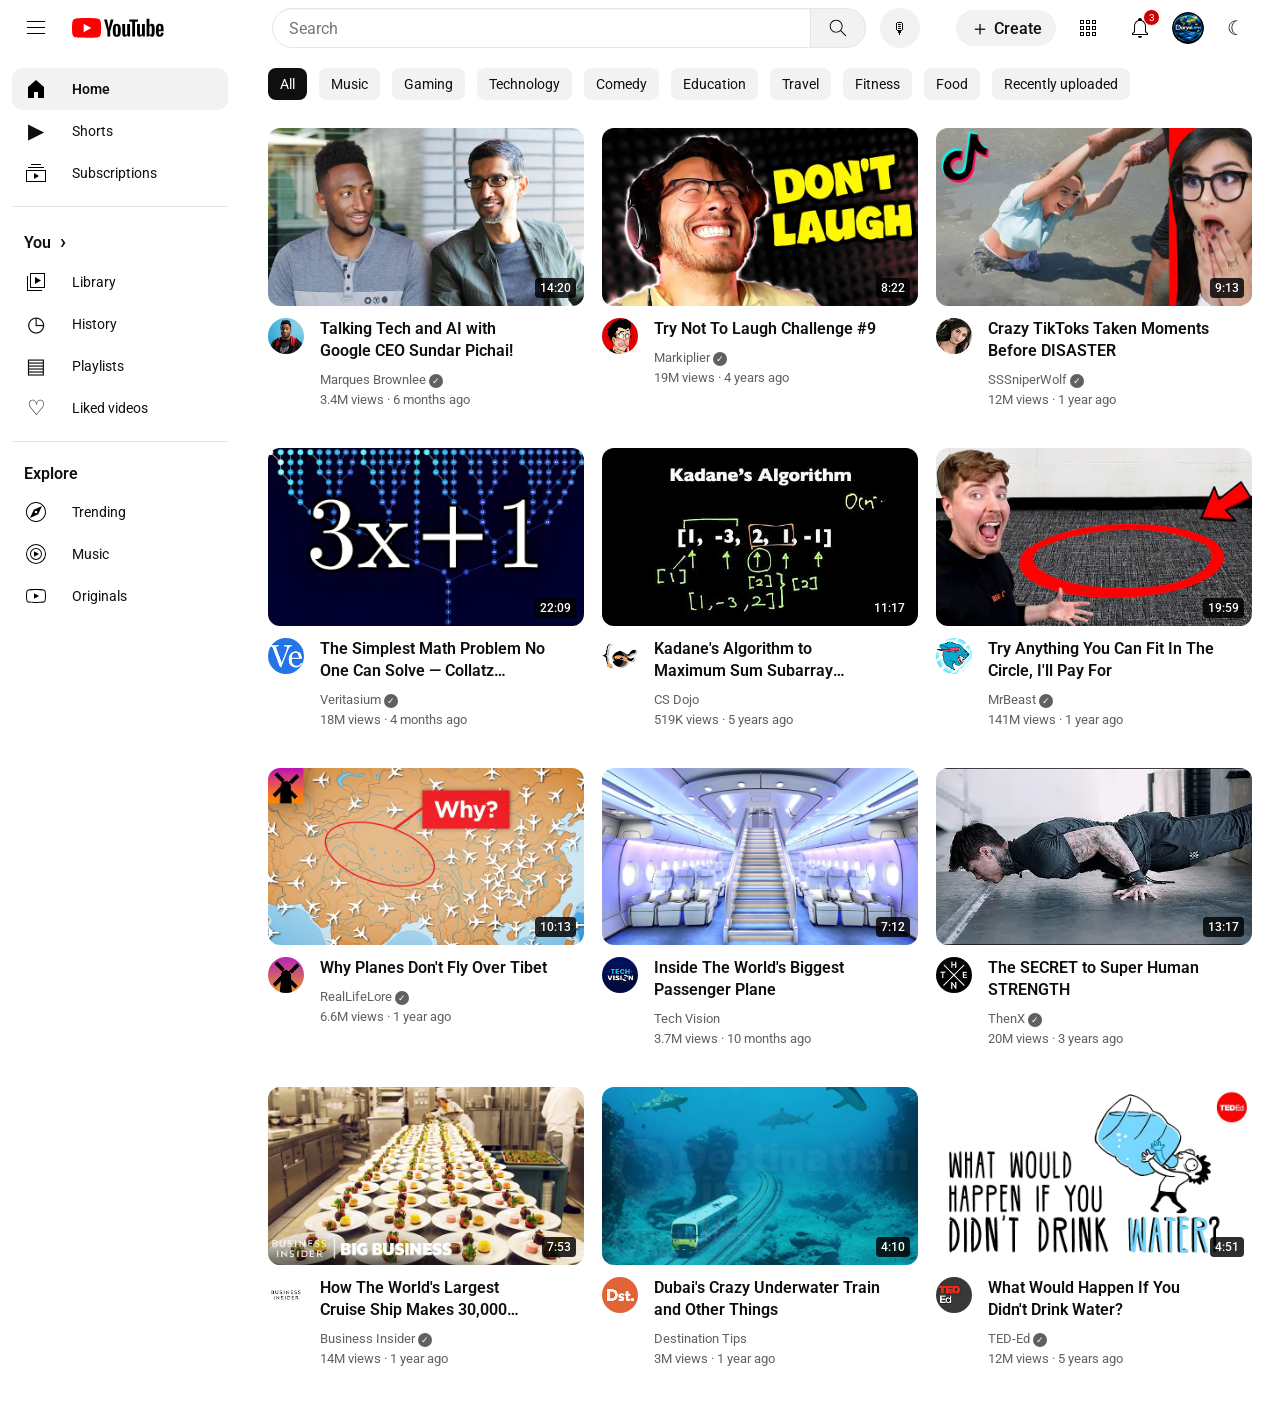
<file: index.html>
<!DOCTYPE html>
<html lang="en">
<head>
  <meta charset="UTF-8">
  <meta name="viewport" content="width=device-width, initial-scale=1.0">
  <meta name="description" content="A responsive YouTube-inspired frontend built with HTML, CSS and vanilla JavaScript.">
  <title>YouTube — Home</title>
  <link rel="preconnect" href="https://fonts.googleapis.com">
  <link rel="preconnect" href="https://fonts.gstatic.com" crossorigin>
  <link href="https://fonts.googleapis.com/css2?family=Roboto:wght@400;500;600;700&display=swap" rel="stylesheet">
  <link rel="stylesheet" href="css/general.css">
  <link rel="stylesheet" href="css/header.css">
  <link rel="stylesheet" href="css/sidebar.css">
  <link rel="stylesheet" href="css/video.css">
</head>
<body>
  <header class="header">
    <div class="left-section">
      <button class="icon-button menu-button" id="menuButton" aria-label="Toggle menu"><img src="assets/icons/hamburger-menu.svg" alt=""></button>
      <a class="youtube-logo" href="index.html" aria-label="YouTube home"><img src="assets/icons/youtube-logo.svg" alt="YouTube"></a>
    </div>
    <form class="middle-section search-form" action="search.html" method="get">
      <input class="search-bar" type="search" name="q" placeholder="Search" aria-label="Search">
      <button class="search-button" type="submit" aria-label="Search"><img src="assets/icons/search.svg" alt=""></button>
      <button class="voice-search-button" type="button" aria-label="Search with your voice" title="Search with your voice">🎙</button>
    </form>
    <div class="right-section">
      <button class="create-button" type="button" title="Create"><span>＋</span> Create</button>
      <button class="icon-button apps-button" type="button" aria-label="YouTube apps"><img src="assets/icons/youtube-apps.svg" alt=""></button>
      <button class="icon-button notification-button" type="button" aria-label="Notifications"><img src="assets/icons/notifications.svg" alt=""><span class="notification-count">3</span></button>
      <button class="profile-button" type="button" aria-label="Your account"><img src="assets/channels/daryalens-profile.png" alt="Profile"></button>
      <button class="icon-button theme-button" id="themeButton" type="button" aria-label="Switch theme" title="Switch theme">☾</button>
    </div>
  </header>

  <aside class="sidebar" id="sidebar">
    <a class="sidebar-link active" href="index.html"><img src="assets/icons/home.svg" alt=""><span>Home</span></a>
    <a class="sidebar-link" href="shorts.html"><span class="nav-symbol">▶</span><span>Shorts</span></a>
    <a class="sidebar-link" href="subscriptions.html"><img src="assets/icons/subscriptions.svg" alt=""><span>Subscriptions</span></a>
    <div class="sidebar-divider"></div>
    <div class="sidebar-heading">You <span>›</span></div>
    <a class="sidebar-link" href="library.html"><img src="assets/icons/library.svg" alt=""><span>Library</span></a>
    <a class="sidebar-link" href="library.html#history"><span class="nav-symbol">◷</span><span>History</span></a>
    <a class="sidebar-link" href="library.html#playlists"><span class="nav-symbol">▤</span><span>Playlists</span></a>
    <a class="sidebar-link" href="library.html#liked"><span class="nav-symbol">♡</span><span>Liked videos</span></a>
    <div class="sidebar-divider"></div>
    <div class="sidebar-heading">Explore</div>
    <a class="sidebar-link" href="search.html?q=trending"><img src="assets/icons/explore.svg" alt=""><span>Trending</span></a>
    <a class="sidebar-link" href="search.html?q=music"><img src="assets/icons/youtube-music.svg" alt=""><span>Music</span></a>
    <a class="sidebar-link" href="search.html?q=originals"><img src="assets/icons/originals.svg" alt=""><span>Originals</span></a>
  </aside>

  <main class="page-content">
    <nav class="category-bar" aria-label="Video categories">
      <button class="category-chip selected" data-category="all">All</button>
      <button class="category-chip" data-category="music">Music</button>
      <button class="category-chip" data-category="gaming">Gaming</button>
      <button class="category-chip" data-category="technology">Technology</button>
      <button class="category-chip" data-category="comedy">Comedy</button>
      <button class="category-chip" data-category="education">Education</button>
      <button class="category-chip" data-category="travel">Travel</button>
      <button class="category-chip" data-category="fitness">Fitness</button>
      <button class="category-chip" data-category="food">Food</button>
      <button class="category-chip" data-category="recent">Recently uploaded</button>
    </nav>

    <section class="video-grid" aria-label="Recommended videos">
      <article class="video-preview" data-category="technology">
        <a class="thumbnail-row" href="watch.html?video=1"><img class="thumbnail" src="assets/thumbnails/thumbnail-1.webp" alt="Talking tech and AI"><span class="video-time">14:20</span></a>
        <div class="video-info-grid"><a class="channel-picture" href="watch.html?video=1"><img class="profile-picture" src="assets/channels/channel-1.jpeg" alt="Marques Brownlee"></a><div class="video-info"><a class="video-title-link" href="watch.html?video=1"><h2 class="video-title">Talking Tech and AI with Google CEO Sundar Pichai!</h2></a><p class="video-author">Marques Brownlee <span class="verified">✓</span></p><p class="video-stats">3.4M views · 6 months ago</p></div><button class="more-button" aria-label="More options">⋮</button></div>
      </article>
      <article class="video-preview" data-category="comedy">
        <a class="thumbnail-row" href="watch.html?video=2"><img class="thumbnail" src="assets/thumbnails/thumbnail-2.webp" alt="Try not to laugh challenge"><span class="video-time">8:22</span></a>
        <div class="video-info-grid"><a class="channel-picture" href="watch.html?video=2"><img class="profile-picture" src="assets/channels/channel-2.jpeg" alt="Markiplier"></a><div class="video-info"><a class="video-title-link" href="watch.html?video=2"><h2 class="video-title">Try Not To Laugh Challenge #9</h2></a><p class="video-author">Markiplier <span class="verified">✓</span></p><p class="video-stats">19M views · 4 years ago</p></div><button class="more-button" aria-label="More options">⋮</button></div>
      </article>
      <article class="video-preview" data-category="comedy">
        <a class="thumbnail-row" href="watch.html?video=3"><img class="thumbnail" src="assets/thumbnails/thumbnail-3.webp" alt="Funny TikTok moments"><span class="video-time">9:13</span></a>
        <div class="video-info-grid"><a class="channel-picture" href="watch.html?video=3"><img class="profile-picture" src="assets/channels/channel-3.jpeg" alt="SSSniperWolf"></a><div class="video-info"><a class="video-title-link" href="watch.html?video=3"><h2 class="video-title">Crazy TikToks Taken Moments Before DISASTER</h2></a><p class="video-author">SSSniperWolf <span class="verified">✓</span></p><p class="video-stats">12M views · 1 year ago</p></div><button class="more-button" aria-label="More options">⋮</button></div>
      </article>
      <article class="video-preview" data-category="education">
        <a class="thumbnail-row" href="watch.html?video=4"><img class="thumbnail" src="assets/thumbnails/thumbnail-4.webp" alt="Collatz conjecture"><span class="video-time">22:09</span></a>
        <div class="video-info-grid"><a class="channel-picture" href="watch.html?video=4"><img class="profile-picture" src="assets/channels/channel-4.jpeg" alt="Veritasium"></a><div class="video-info"><a class="video-title-link" href="watch.html?video=4"><h2 class="video-title">The Simplest Math Problem No One Can Solve — Collatz Conjecture</h2></a><p class="video-author">Veritasium <span class="verified">✓</span></p><p class="video-stats">18M views · 4 months ago</p></div><button class="more-button" aria-label="More options">⋮</button></div>
      </article>
      <article class="video-preview" data-category="education">
        <a class="thumbnail-row" href="watch.html?video=5"><img class="thumbnail" src="assets/thumbnails/thumbnail-5.webp" alt="Kadane's algorithm"><span class="video-time">11:17</span></a>
        <div class="video-info-grid"><a class="channel-picture" href="watch.html?video=5"><img class="profile-picture" src="assets/channels/channel-5.jpeg" alt="CS Dojo"></a><div class="video-info"><a class="video-title-link" href="watch.html?video=5"><h2 class="video-title">Kadane's Algorithm to Maximum Sum Subarray Problem</h2></a><p class="video-author">CS Dojo</p><p class="video-stats">519K views · 5 years ago</p></div><button class="more-button" aria-label="More options">⋮</button></div>
      </article>
      <article class="video-preview" data-category="gaming">
        <a class="thumbnail-row" href="watch.html?video=6"><img class="thumbnail" src="assets/thumbnails/thumbnail-6.webp" alt="MrBeast challenge"><span class="video-time">19:59</span></a>
        <div class="video-info-grid"><a class="channel-picture" href="watch.html?video=6"><img class="profile-picture" src="assets/channels/channel-6.jpeg" alt="MrBeast"></a><div class="video-info"><a class="video-title-link" href="watch.html?video=6"><h2 class="video-title">Try Anything You Can Fit In The Circle, I'll Pay For</h2></a><p class="video-author">MrBeast <span class="verified">✓</span></p><p class="video-stats">141M views · 1 year ago</p></div><button class="more-button" aria-label="More options">⋮</button></div>
      </article>
      <article class="video-preview" data-category="travel">
        <a class="thumbnail-row" href="watch.html?video=7"><img class="thumbnail" src="assets/thumbnails/thumbnail-7.webp" alt="Why planes don't fly over Tibet"><span class="video-time">10:13</span></a>
        <div class="video-info-grid"><a class="channel-picture" href="watch.html?video=7"><img class="profile-picture" src="assets/channels/channel-7.jpeg" alt="RealLifeLore"></a><div class="video-info"><a class="video-title-link" href="watch.html?video=7"><h2 class="video-title">Why Planes Don't Fly Over Tibet</h2></a><p class="video-author">RealLifeLore <span class="verified">✓</span></p><p class="video-stats">6.6M views · 1 year ago</p></div><button class="more-button" aria-label="More options">⋮</button></div>
      </article>
      <article class="video-preview" data-category="technology">
        <a class="thumbnail-row" href="watch.html?video=8"><img class="thumbnail" src="assets/thumbnails/thumbnail-8.webp" alt="Inside the world's biggest passenger plane"><span class="video-time">7:12</span></a>
        <div class="video-info-grid"><a class="channel-picture" href="watch.html?video=8"><img class="profile-picture" src="assets/channels/channel-8.jpeg" alt="Tech Vision"></a><div class="video-info"><a class="video-title-link" href="watch.html?video=8"><h2 class="video-title">Inside The World's Biggest Passenger Plane</h2></a><p class="video-author">Tech Vision</p><p class="video-stats">3.7M views · 10 months ago</p></div><button class="more-button" aria-label="More options">⋮</button></div>
      </article>
      <article class="video-preview" data-category="fitness">
        <a class="thumbnail-row" href="watch.html?video=9"><img class="thumbnail" src="assets/thumbnails/thumbnail-9.webp" alt="Superhuman strength"><span class="video-time">13:17</span></a>
        <div class="video-info-grid"><a class="channel-picture" href="watch.html?video=9"><img class="profile-picture" src="assets/channels/channel-9.jpeg" alt="ThenX"></a><div class="video-info"><a class="video-title-link" href="watch.html?video=9"><h2 class="video-title">The SECRET to Super Human STRENGTH</h2></a><p class="video-author">ThenX <span class="verified">✓</span></p><p class="video-stats">20M views · 3 years ago</p></div><button class="more-button" aria-label="More options">⋮</button></div>
      </article>
      <article class="video-preview" data-category="food">
        <a class="thumbnail-row" href="watch.html?video=10"><img class="thumbnail" src="assets/thumbnails/thumbnail-10.webp" alt="Largest cruise ship kitchen"><span class="video-time">7:53</span></a>
        <div class="video-info-grid"><a class="channel-picture" href="watch.html?video=10"><img class="profile-picture" src="assets/channels/channel-10.jpeg" alt="Business Insider"></a><div class="video-info"><a class="video-title-link" href="watch.html?video=10"><h2 class="video-title">How The World's Largest Cruise Ship Makes 30,000 Meals Every...</h2></a><p class="video-author">Business Insider <span class="verified">✓</span></p><p class="video-stats">14M views · 1 year ago</p></div><button class="more-button" aria-label="More options">⋮</button></div>
      </article>
      <article class="video-preview" data-category="travel">
        <a class="thumbnail-row" href="watch.html?video=11"><img class="thumbnail" src="assets/thumbnails/thumbnail-11.webp" alt="Dubai underwater train"><span class="video-time">4:10</span></a>
        <div class="video-info-grid"><a class="channel-picture" href="watch.html?video=11"><img class="profile-picture" src="assets/channels/channel-11.jpeg" alt="Destination Tips"></a><div class="video-info"><a class="video-title-link" href="watch.html?video=11"><h2 class="video-title">Dubai's Crazy Underwater Train and Other Things</h2></a><p class="video-author">Destination Tips</p><p class="video-stats">3M views · 1 year ago</p></div><button class="more-button" aria-label="More options">⋮</button></div>
      </article>
      <article class="video-preview" data-category="education">
        <a class="thumbnail-row" href="watch.html?video=12"><img class="thumbnail" src="assets/thumbnails/thumbnail-12.webp" alt="What happens if you don't drink water"><span class="video-time">4:51</span></a>
        <div class="video-info-grid"><a class="channel-picture" href="watch.html?video=12"><img class="profile-picture" src="assets/channels/channel-12.jpeg" alt="TED-Ed"></a><div class="video-info"><a class="video-title-link" href="watch.html?video=12"><h2 class="video-title">What Would Happen If You Didn't Drink Water?</h2></a><p class="video-author">TED-Ed <span class="verified">✓</span></p><p class="video-stats">12M views · 5 years ago</p></div><button class="more-button" aria-label="More options">⋮</button></div>
      </article>
    </section>
    <p class="no-results" id="noResults" hidden>No videos in this category yet.</p>
  </main>
  <script src="js/main.js"></script>
</body>
</html>
</file>
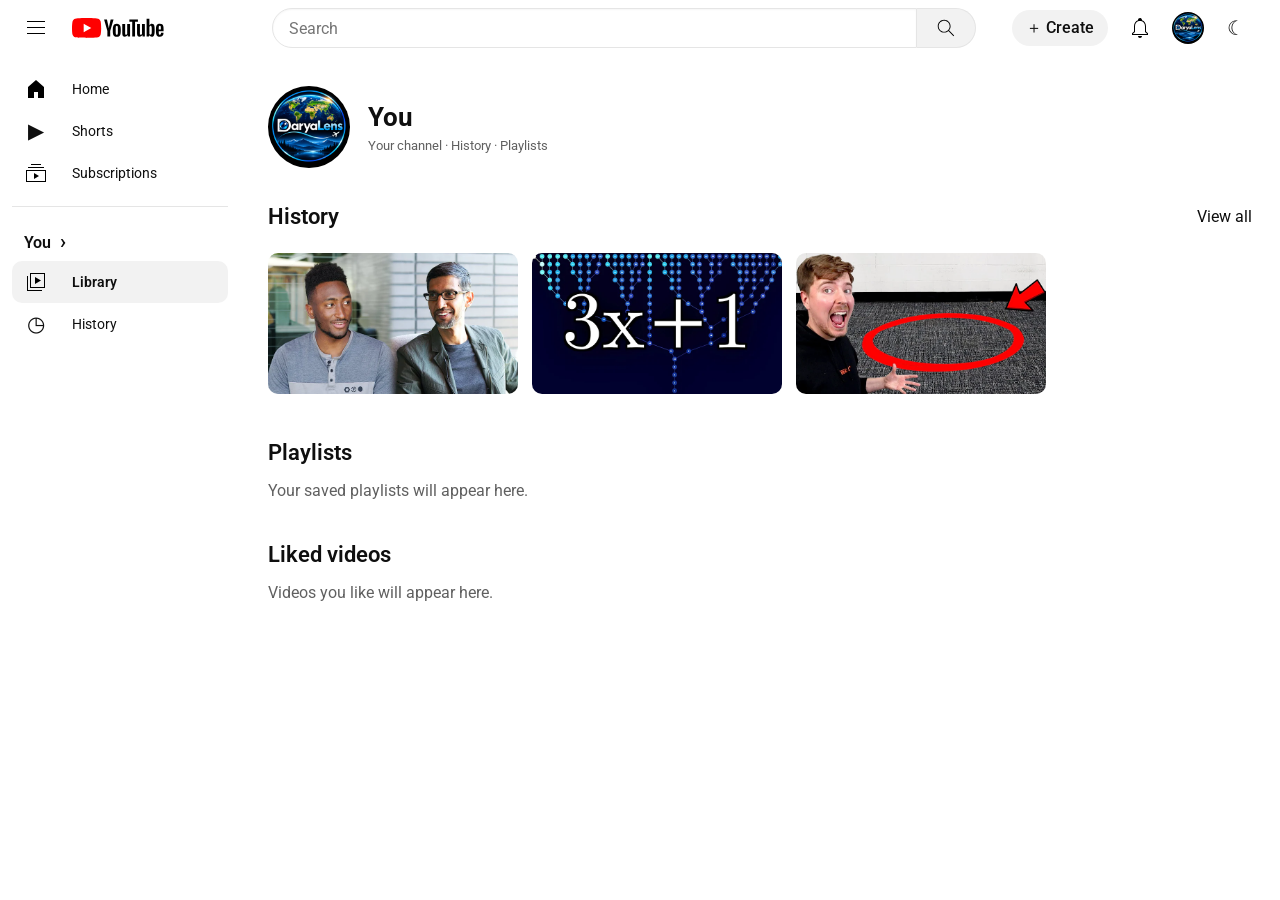
<file: library.html>
<!DOCTYPE html><html lang="en"><head><meta charset="UTF-8"><meta name="viewport" content="width=device-width, initial-scale=1.0"><title>You — YouTube</title><link rel="preconnect" href="https://fonts.googleapis.com"><link rel="preconnect" href="https://fonts.gstatic.com" crossorigin><link href="https://fonts.googleapis.com/css2?family=Roboto:wght@400;500;600;700&display=swap" rel="stylesheet"><link rel="stylesheet" href="css/general.css"><link rel="stylesheet" href="css/header.css"><link rel="stylesheet" href="css/sidebar.css"><link rel="stylesheet" href="css/video.css"></head><body>
<header class="header"><div class="left-section"><button class="icon-button menu-button" id="menuButton" aria-label="Toggle menu"><img src="assets/icons/hamburger-menu.svg" alt=""></button><a class="youtube-logo" href="index.html"><img src="assets/icons/youtube-logo.svg" alt="YouTube"></a></div><form class="middle-section search-form" action="search.html"><input class="search-bar" name="q" placeholder="Search"><button class="search-button"><img src="assets/icons/search.svg" alt=""></button></form><div class="right-section"><button class="create-button">＋ Create</button><button class="icon-button"><img src="assets/icons/notifications.svg" alt="Notifications"></button><img class="profile-image" src="assets/channels/daryalens-profile.png" alt="Profile"><button class="icon-button theme-button" id="themeButton">☾</button></div></header>
<aside class="sidebar" id="sidebar"><a class="sidebar-link" href="index.html"><img src="assets/icons/home.svg" alt=""><span>Home</span></a><a class="sidebar-link" href="shorts.html"><span class="nav-symbol">▶</span><span>Shorts</span></a><a class="sidebar-link" href="subscriptions.html"><img src="assets/icons/subscriptions.svg" alt=""><span>Subscriptions</span></a><div class="sidebar-divider"></div><div class="sidebar-heading">You <span>›</span></div><a class="sidebar-link active" href="library.html"><img src="assets/icons/library.svg" alt=""><span>Library</span></a><a class="sidebar-link" href="#history"><span class="nav-symbol">◷</span><span>History</span></a></aside>
<main class="page-content library-page"><div class="library-profile"><img src="assets/channels/daryalens-profile.png" alt="Your profile"><div><h1>You</h1><p>Your channel · History · Playlists</p></div></div><section id="history"><div class="page-heading-row"><h2>History</h2><a href="search.html?q=history">View all</a></div><div class="history-row"><a href="watch.html?video=1"><img src="assets/thumbnails/thumbnail-1.webp" alt=""></a><a href="watch.html?video=4"><img src="assets/thumbnails/thumbnail-4.webp" alt=""></a><a href="watch.html?video=6"><img src="assets/thumbnails/thumbnail-6.webp" alt=""></a></div></section><section id="playlists"><h2>Playlists</h2><p class="muted-text">Your saved playlists will appear here.</p></section><section id="liked"><h2>Liked videos</h2><p class="muted-text">Videos you like will appear here.</p></section></main><script src="js/main.js"></script></body></html>
</file>
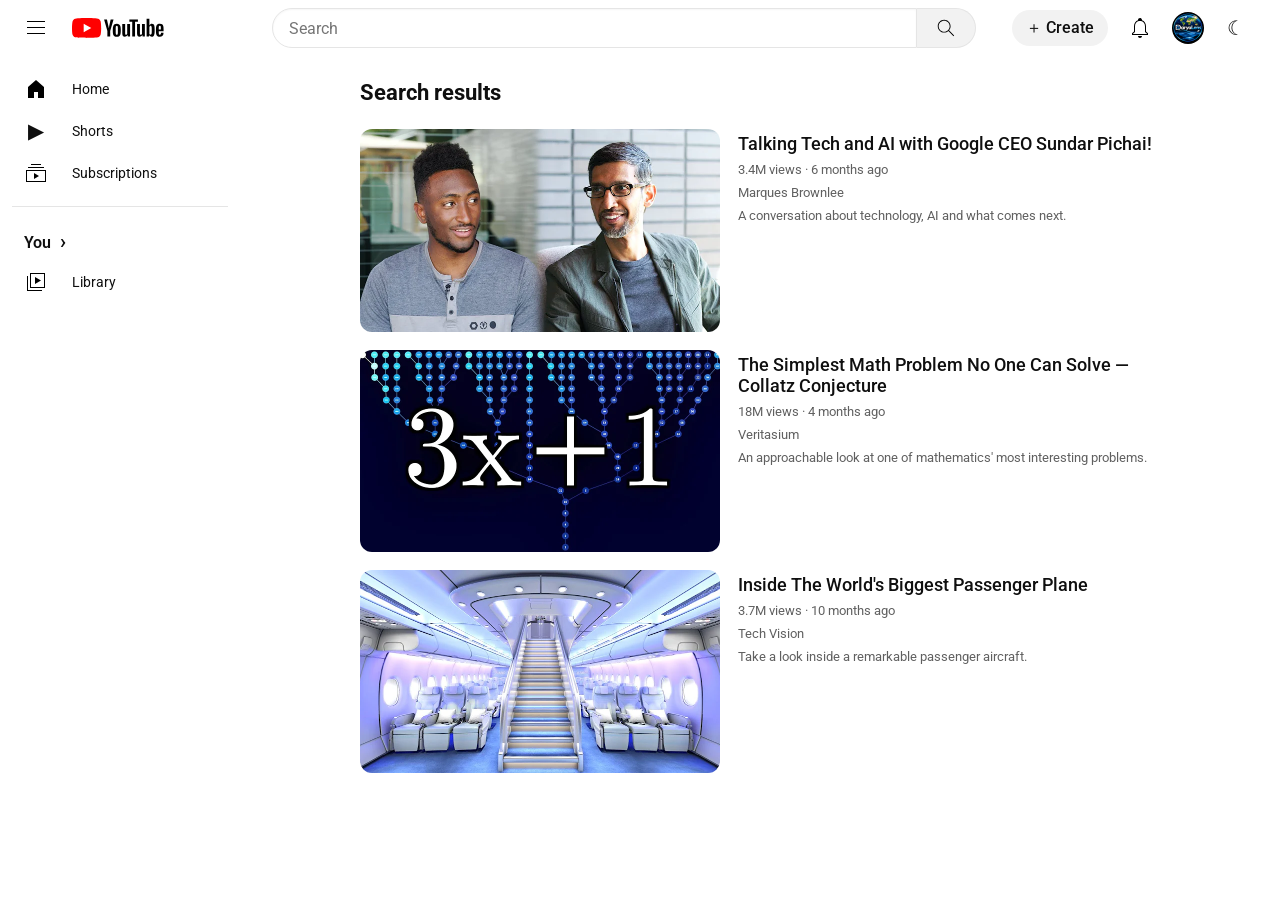
<file: search.html>
<!DOCTYPE html>
<html lang="en"><head><meta charset="UTF-8"><meta name="viewport" content="width=device-width, initial-scale=1.0"><title>Search — YouTube</title><link rel="preconnect" href="https://fonts.googleapis.com"><link rel="preconnect" href="https://fonts.gstatic.com" crossorigin><link href="https://fonts.googleapis.com/css2?family=Roboto:wght@400;500;600;700&display=swap" rel="stylesheet"><link rel="stylesheet" href="css/general.css"><link rel="stylesheet" href="css/header.css"><link rel="stylesheet" href="css/sidebar.css"><link rel="stylesheet" href="css/video.css"></head>
<body><header class="header"><div class="left-section"><button class="icon-button menu-button" id="menuButton" aria-label="Toggle menu"><img src="assets/icons/hamburger-menu.svg" alt=""></button><a class="youtube-logo" href="index.html"><img src="assets/icons/youtube-logo.svg" alt="YouTube"></a></div><form class="middle-section search-form" action="search.html"><input class="search-bar" id="searchInput" type="search" name="q" placeholder="Search"><button class="search-button" type="submit"><img src="assets/icons/search.svg" alt=""></button></form><div class="right-section"><button class="create-button">＋ Create</button><button class="icon-button"><img src="assets/icons/notifications.svg" alt="Notifications"></button><img class="profile-image" src="assets/channels/daryalens-profile.png" alt="Profile"><button class="icon-button theme-button" id="themeButton">☾</button></div></header>
<aside class="sidebar" id="sidebar"><a class="sidebar-link" href="index.html"><img src="assets/icons/home.svg" alt=""><span>Home</span></a><a class="sidebar-link" href="shorts.html"><span class="nav-symbol">▶</span><span>Shorts</span></a><a class="sidebar-link" href="subscriptions.html"><img src="assets/icons/subscriptions.svg" alt=""><span>Subscriptions</span></a><div class="sidebar-divider"></div><div class="sidebar-heading">You <span>›</span></div><a class="sidebar-link" href="library.html"><img src="assets/icons/library.svg" alt=""><span>Library</span></a></aside>
<main class="search-page"><div class="search-heading"><h1>Search results</h1><span id="searchTerm"></span></div><div class="search-results">
<a class="search-result" href="watch.html?video=1"><img src="assets/thumbnails/thumbnail-1.webp" alt=""><span><strong>Talking Tech and AI with Google CEO Sundar Pichai!</strong><small>3.4M views · 6 months ago</small><small>Marques Brownlee</small><small>A conversation about technology, AI and what comes next.</small></span></a>
<a class="search-result" href="watch.html?video=4"><img src="assets/thumbnails/thumbnail-4.webp" alt=""><span><strong>The Simplest Math Problem No One Can Solve — Collatz Conjecture</strong><small>18M views · 4 months ago</small><small>Veritasium</small><small>An approachable look at one of mathematics' most interesting problems.</small></span></a>
<a class="search-result" href="watch.html?video=8"><img src="assets/thumbnails/thumbnail-8.webp" alt=""><span><strong>Inside The World's Biggest Passenger Plane</strong><small>3.7M views · 10 months ago</small><small>Tech Vision</small><small>Take a look inside a remarkable passenger aircraft.</small></span></a>
</div></main><script src="js/main.js"></script></body></html>
</file>
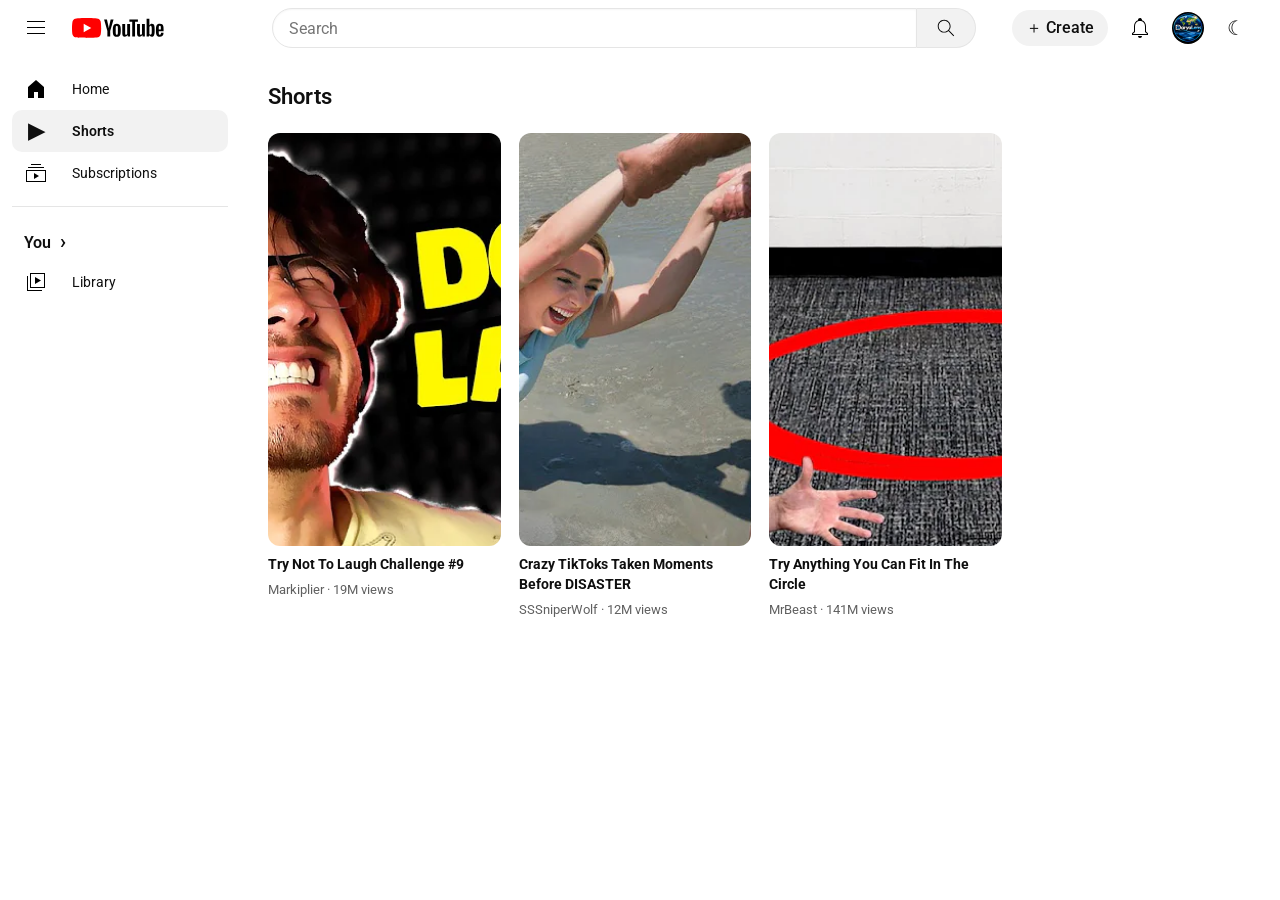
<file: shorts.html>
<!DOCTYPE html><html lang="en"><head><meta charset="UTF-8"><meta name="viewport" content="width=device-width, initial-scale=1.0"><title>Shorts — YouTube</title><link rel="preconnect" href="https://fonts.googleapis.com"><link rel="preconnect" href="https://fonts.gstatic.com" crossorigin><link href="https://fonts.googleapis.com/css2?family=Roboto:wght@400;500;600;700&display=swap" rel="stylesheet"><link rel="stylesheet" href="css/general.css"><link rel="stylesheet" href="css/header.css"><link rel="stylesheet" href="css/sidebar.css"><link rel="stylesheet" href="css/video.css"></head><body>
<header class="header"><div class="left-section"><button class="icon-button menu-button" id="menuButton" aria-label="Toggle menu"><img src="assets/icons/hamburger-menu.svg" alt=""></button><a class="youtube-logo" href="index.html"><img src="assets/icons/youtube-logo.svg" alt="YouTube"></a></div><form class="middle-section search-form" action="search.html"><input class="search-bar" name="q" placeholder="Search"><button class="search-button"><img src="assets/icons/search.svg" alt=""></button></form><div class="right-section"><button class="create-button">＋ Create</button><button class="icon-button"><img src="assets/icons/notifications.svg" alt="Notifications"></button><img class="profile-image" src="assets/channels/daryalens-profile.png" alt="Profile"><button class="icon-button theme-button" id="themeButton">☾</button></div></header>
<aside class="sidebar" id="sidebar"><a class="sidebar-link" href="index.html"><img src="assets/icons/home.svg" alt=""><span>Home</span></a><a class="sidebar-link active" href="shorts.html"><span class="nav-symbol">▶</span><span>Shorts</span></a><a class="sidebar-link" href="subscriptions.html"><img src="assets/icons/subscriptions.svg" alt=""><span>Subscriptions</span></a><div class="sidebar-divider"></div><div class="sidebar-heading">You <span>›</span></div><a class="sidebar-link" href="library.html"><img src="assets/icons/library.svg" alt=""><span>Library</span></a></aside>
<main class="page-content"><div class="page-heading-row"><h1>Shorts</h1></div><section class="shorts-grid"><a class="short-card" href="watch.html?video=2"><img src="assets/thumbnails/thumbnail-2.webp" alt=""><strong>Try Not To Laugh Challenge #9</strong><small>Markiplier · 19M views</small></a><a class="short-card" href="watch.html?video=3"><img src="assets/thumbnails/thumbnail-3.webp" alt=""><strong>Crazy TikToks Taken Moments Before DISASTER</strong><small>SSSniperWolf · 12M views</small></a><a class="short-card" href="watch.html?video=6"><img src="assets/thumbnails/thumbnail-6.webp" alt=""><strong>Try Anything You Can Fit In The Circle</strong><small>MrBeast · 141M views</small></a></section></main><script src="js/main.js"></script></body></html>
</file>
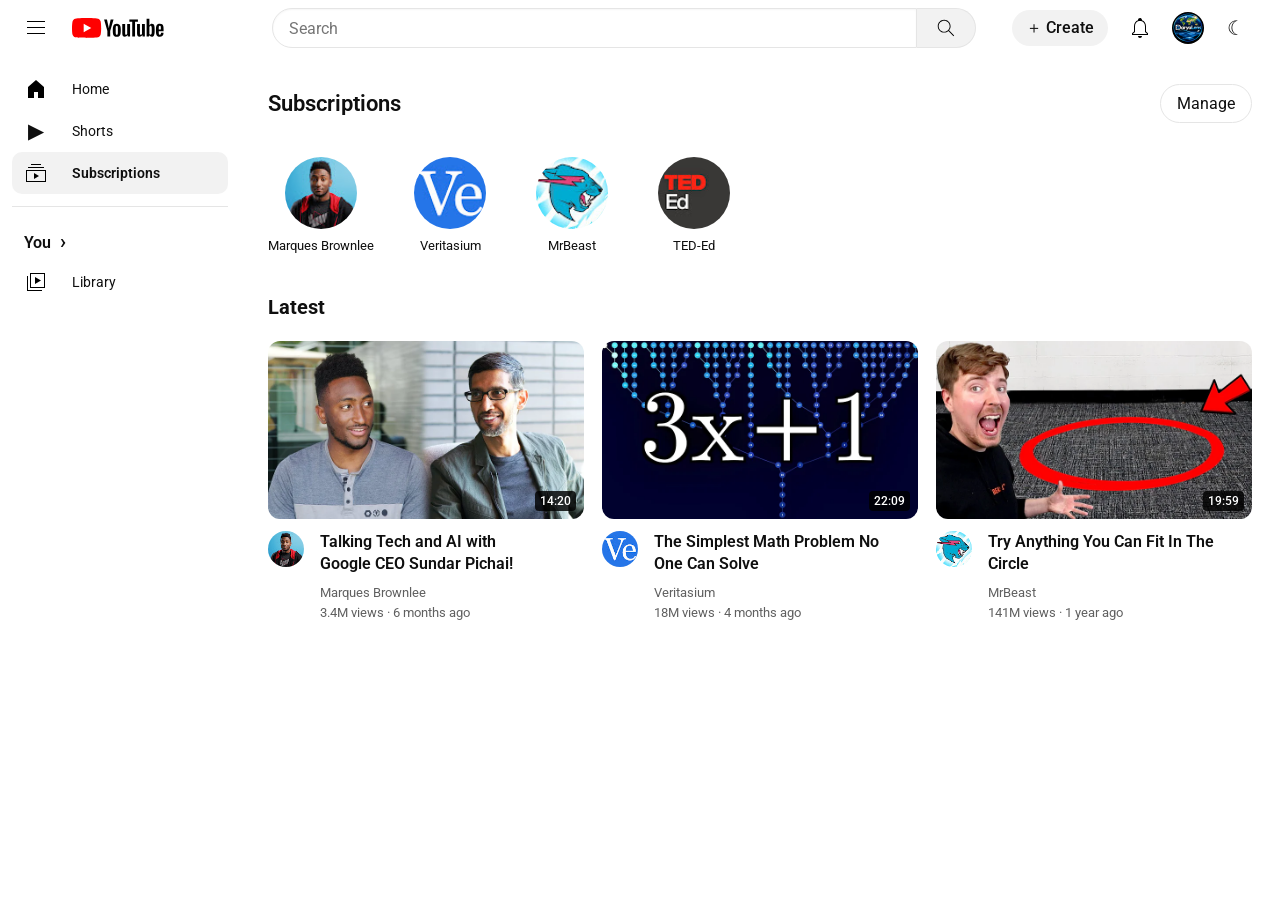
<file: subscriptions.html>
<!DOCTYPE html><html lang="en"><head><meta charset="UTF-8"><meta name="viewport" content="width=device-width, initial-scale=1.0"><title>Subscriptions — YouTube</title><link rel="preconnect" href="https://fonts.googleapis.com"><link rel="preconnect" href="https://fonts.gstatic.com" crossorigin><link href="https://fonts.googleapis.com/css2?family=Roboto:wght@400;500;600;700&display=swap" rel="stylesheet"><link rel="stylesheet" href="css/general.css"><link rel="stylesheet" href="css/header.css"><link rel="stylesheet" href="css/sidebar.css"><link rel="stylesheet" href="css/video.css"></head><body>
<header class="header"><div class="left-section"><button class="icon-button menu-button" id="menuButton" aria-label="Toggle menu"><img src="assets/icons/hamburger-menu.svg" alt=""></button><a class="youtube-logo" href="index.html"><img src="assets/icons/youtube-logo.svg" alt="YouTube"></a></div><form class="middle-section search-form" action="search.html"><input class="search-bar" name="q" placeholder="Search"><button class="search-button"><img src="assets/icons/search.svg" alt=""></button></form><div class="right-section"><button class="create-button">＋ Create</button><button class="icon-button"><img src="assets/icons/notifications.svg" alt="Notifications"></button><img class="profile-image" src="assets/channels/daryalens-profile.png" alt="Profile"><button class="icon-button theme-button" id="themeButton">☾</button></div></header>
<aside class="sidebar" id="sidebar"><a class="sidebar-link" href="index.html"><img src="assets/icons/home.svg" alt=""><span>Home</span></a><a class="sidebar-link" href="shorts.html"><span class="nav-symbol">▶</span><span>Shorts</span></a><a class="sidebar-link active" href="subscriptions.html"><img src="assets/icons/subscriptions.svg" alt=""><span>Subscriptions</span></a><div class="sidebar-divider"></div><div class="sidebar-heading">You <span>›</span></div><a class="sidebar-link" href="library.html"><img src="assets/icons/library.svg" alt=""><span>Library</span></a></aside>
<main class="page-content"><div class="page-heading-row"><h1>Subscriptions</h1><button class="outline-button">Manage</button></div><div class="channel-strip"><div><img src="assets/channels/channel-1.jpeg" alt=""><span>Marques Brownlee</span></div><div><img src="assets/channels/channel-4.jpeg" alt=""><span>Veritasium</span></div><div><img src="assets/channels/channel-6.jpeg" alt=""><span>MrBeast</span></div><div><img src="assets/channels/channel-12.jpeg" alt=""><span>TED-Ed</span></div></div><h2 class="section-title">Latest</h2><section class="video-grid"><article class="video-preview"><a class="thumbnail-row" href="watch.html?video=1"><img class="thumbnail" src="assets/thumbnails/thumbnail-1.webp" alt=""><span class="video-time">14:20</span></a><div class="video-info-grid"><img class="profile-picture" src="assets/channels/channel-1.jpeg" alt=""><div><a class="video-title-link" href="watch.html?video=1"><h2 class="video-title">Talking Tech and AI with Google CEO Sundar Pichai!</h2></a><p class="video-author">Marques Brownlee</p><p class="video-stats">3.4M views · 6 months ago</p></div></div></article><article class="video-preview"><a class="thumbnail-row" href="watch.html?video=4"><img class="thumbnail" src="assets/thumbnails/thumbnail-4.webp" alt=""><span class="video-time">22:09</span></a><div class="video-info-grid"><img class="profile-picture" src="assets/channels/channel-4.jpeg" alt=""><div><a class="video-title-link" href="watch.html?video=4"><h2 class="video-title">The Simplest Math Problem No One Can Solve</h2></a><p class="video-author">Veritasium</p><p class="video-stats">18M views · 4 months ago</p></div></div></article><article class="video-preview"><a class="thumbnail-row" href="watch.html?video=6"><img class="thumbnail" src="assets/thumbnails/thumbnail-6.webp" alt=""><span class="video-time">19:59</span></a><div class="video-info-grid"><img class="profile-picture" src="assets/channels/channel-6.jpeg" alt=""><div><a class="video-title-link" href="watch.html?video=6"><h2 class="video-title">Try Anything You Can Fit In The Circle</h2></a><p class="video-author">MrBeast</p><p class="video-stats">141M views · 1 year ago</p></div></div></article></section></main><script src="js/main.js"></script></body></html>
</file>
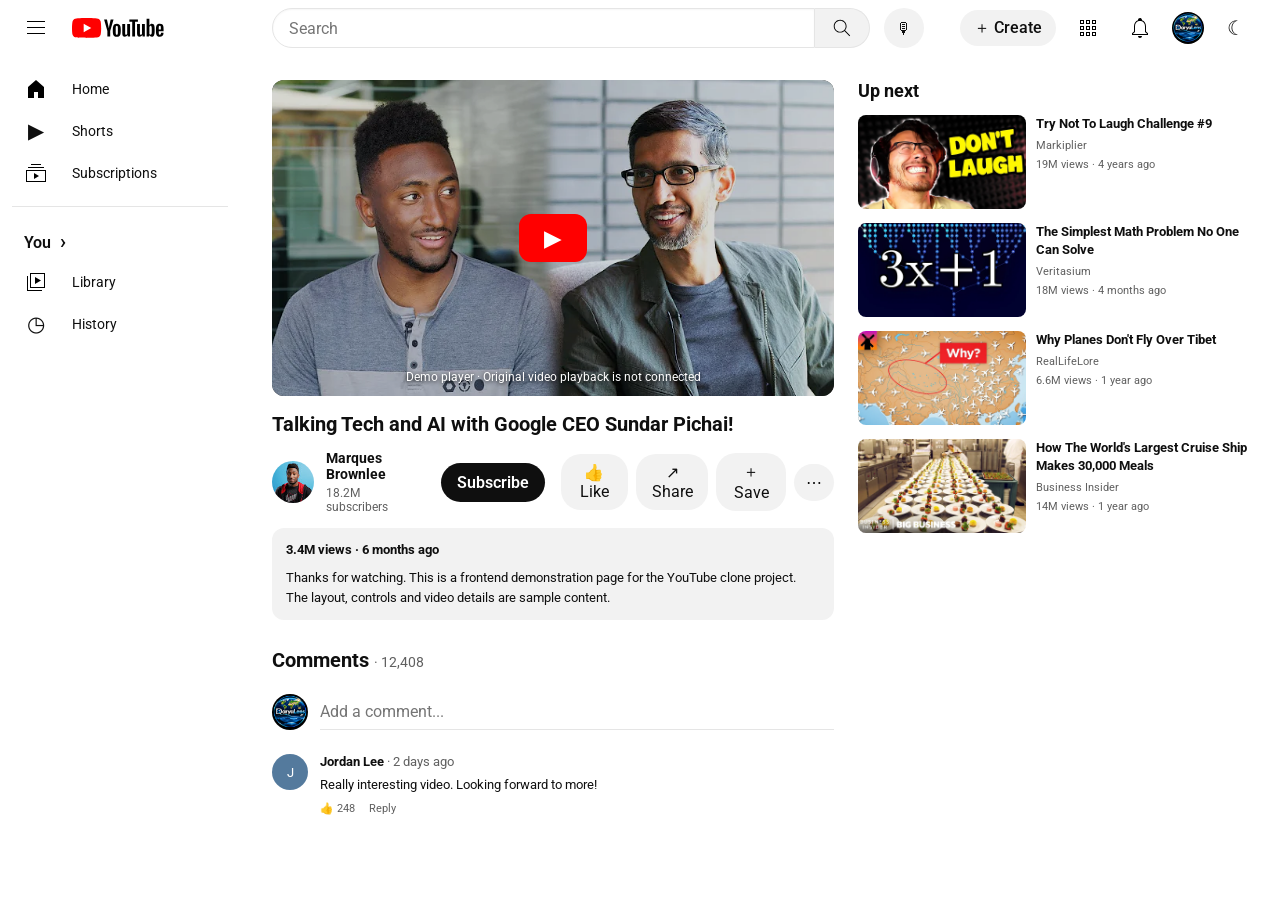
<file: watch.html>
<!DOCTYPE html>
<html lang="en">
<head>
  <meta charset="UTF-8"><meta name="viewport" content="width=device-width, initial-scale=1.0">
  <title>Video — YouTube</title>
  <link rel="preconnect" href="https://fonts.googleapis.com"><link rel="preconnect" href="https://fonts.gstatic.com" crossorigin>
  <link href="https://fonts.googleapis.com/css2?family=Roboto:wght@400;500;600;700&display=swap" rel="stylesheet">
  <link rel="stylesheet" href="css/general.css"><link rel="stylesheet" href="css/header.css"><link rel="stylesheet" href="css/sidebar.css"><link rel="stylesheet" href="css/watch.css">
</head>
<body>
  <header class="header"><div class="left-section"><button class="icon-button menu-button" id="menuButton" aria-label="Toggle menu"><img src="assets/icons/hamburger-menu.svg" alt=""></button><a class="youtube-logo" href="index.html"><img src="assets/icons/youtube-logo.svg" alt="YouTube"></a></div><form class="middle-section search-form" action="search.html"><input class="search-bar" type="search" name="q" placeholder="Search"><button class="search-button" type="submit" aria-label="Search"><img src="assets/icons/search.svg" alt=""></button><button class="voice-search-button" type="button" title="Voice search">🎙</button></form><div class="right-section"><button class="create-button">＋ Create</button><button class="icon-button"><img src="assets/icons/youtube-apps.svg" alt="Apps"></button><button class="icon-button"><img src="assets/icons/notifications.svg" alt="Notifications"></button><img class="profile-image" src="assets/channels/daryalens-profile.png" alt="Profile"><button class="icon-button theme-button" id="themeButton" aria-label="Switch theme">☾</button></div></header>
  <aside class="sidebar" id="sidebar"><a class="sidebar-link" href="index.html"><img src="assets/icons/home.svg" alt=""><span>Home</span></a><a class="sidebar-link" href="shorts.html"><span class="nav-symbol">▶</span><span>Shorts</span></a><a class="sidebar-link" href="subscriptions.html"><img src="assets/icons/subscriptions.svg" alt=""><span>Subscriptions</span></a><div class="sidebar-divider"></div><div class="sidebar-heading">You <span>›</span></div><a class="sidebar-link" href="library.html"><img src="assets/icons/library.svg" alt=""><span>Library</span></a><a class="sidebar-link" href="library.html#history"><span class="nav-symbol">◷</span><span>History</span></a></aside>
  <main class="watch-layout">
    <section class="watch-main">
      <div class="player-frame"><img id="watchThumbnail" src="assets/thumbnails/thumbnail-1.webp" alt="Video thumbnail"><button class="player-play" aria-label="Play video">▶</button><div class="player-message">Demo player · Original video playback is not connected</div></div>
      <h1 id="watchTitle">Talking Tech and AI with Google CEO Sundar Pichai!</h1>
      <div class="watch-channel-row"><div class="channel-details"><img id="watchAvatar" src="assets/channels/channel-1.jpeg" alt="Channel"><div><strong id="watchChannel">Marques Brownlee</strong><span>18.2M subscribers</span></div><button class="subscribe-button">Subscribe</button></div><div class="watch-actions"><button>👍 <span>Like</span></button><button>↗ <span>Share</span></button><button>＋ <span>Save</span></button><button>⋯</button></div></div>
      <div class="description-box"><strong id="watchStats">3.4M views · 6 months ago</strong><p>Thanks for watching. This is a frontend demonstration page for the YouTube clone project. The layout, controls and video details are sample content.</p></div>
      <section class="comments"><h2>Comments <span>· 12,408</span></h2><div class="comment-input"><img src="assets/channels/daryalens-profile.png" alt="Your profile"><input type="text" placeholder="Add a comment..."></div><article class="comment"><div class="comment-avatar">J</div><div><strong>Jordan Lee <span>· 2 days ago</span></strong><p>Really interesting video. Looking forward to more!</p><small>👍 248　 Reply</small></div></article></section>
    </section>
    <aside class="up-next"><h2>Up next</h2><a class="suggested-video" href="watch.html?video=2"><img src="assets/thumbnails/thumbnail-2.webp" alt=""><span><strong>Try Not To Laugh Challenge #9</strong><small>Markiplier</small><small>19M views · 4 years ago</small></span></a><a class="suggested-video" href="watch.html?video=4"><img src="assets/thumbnails/thumbnail-4.webp" alt=""><span><strong>The Simplest Math Problem No One Can Solve</strong><small>Veritasium</small><small>18M views · 4 months ago</small></span></a><a class="suggested-video" href="watch.html?video=7"><img src="assets/thumbnails/thumbnail-7.webp" alt=""><span><strong>Why Planes Don't Fly Over Tibet</strong><small>RealLifeLore</small><small>6.6M views · 1 year ago</small></span></a><a class="suggested-video" href="watch.html?video=10"><img src="assets/thumbnails/thumbnail-10.webp" alt=""><span><strong>How The World's Largest Cruise Ship Makes 30,000 Meals</strong><small>Business Insider</small><small>14M views · 1 year ago</small></span></a></aside>
  </main>
  <script src="js/main.js"></script>
</body></html>
</file>
<file: css/general.css>
* {
  box-sizing: border-box;
}

:root {
  color-scheme: light;
  --page-background: #fff;
  --surface: #fff;
  --surface-hover: #f2f2f2;
  --text: #0f0f0f;
  --secondary-text: #606060;
  --border: #e5e5e5;
  --chip: #f2f2f2;
  --chip-selected: #0f0f0f;
  --chip-selected-text: #fff;
}

body.dark-theme {
  color-scheme: dark;
  --page-background: #0f0f0f;
  --surface: #0f0f0f;
  --surface-hover: #272727;
  --text: #f1f1f1;
  --secondary-text: #aaa;
  --border: #303030;
  --chip: #272727;
  --chip-selected: #f1f1f1;
  --chip-selected-text: #0f0f0f;
}

body {
  margin: 0;
  padding-top: 56px;
  background: var(--page-background);
  color: var(--text);
  font-family: Roboto, Arial, sans-serif;
  transition: background-color .18s, color .18s;
}

button, input {
  font: inherit;
}

button, a {
  -webkit-tap-highlight-color: transparent;
}

a {
  color: inherit;
  text-decoration: none;
}

button {
  color: inherit;
}

.page-content {
  margin-left: 240px;
  padding: 16px 28px 48px;
}

.page-heading-row {
  display: flex;
  align-items: center;
  justify-content: space-between;
  gap: 20px;
  margin: 12px 0 24px;
}

.page-heading-row h1,
.library-page h2 {
  margin: 0;
  font-size: 22px;
  font-weight: 600;
}

.outline-button {
  border: 1px solid var(--border);
  border-radius: 20px;
  background: var(--surface);
  padding: 9px 16px;
  cursor: pointer;
}

.muted-text {
  color: var(--secondary-text);
}

.search-page {
  max-width: 1120px;
  margin: 24px auto 50px;
  padding: 0 28px 0 280px;
}

.search-heading {
  display: flex;
  align-items: baseline;
  gap: 14px;
  margin-bottom: 24px;
}

.search-heading h1 {
  font-size: 22px;
  margin: 0;
}

.search-heading span {
  color: var(--secondary-text);
}

.search-result {
  display: flex;
  gap: 18px;
  max-width: 900px;
  margin-bottom: 18px;
}

.search-result img {
  width: 360px;
  aspect-ratio: 16 / 9;
  object-fit: cover;
  border-radius: 12px;
}

.search-result span {
  display: flex;
  flex-direction: column;
  gap: 8px;
  padding-top: 4px;
}

.search-result strong {
  font-size: 18px;
  font-weight: 500;
}

.search-result small {
  color: var(--secondary-text);
  font-size: 13px;
}

.channel-strip {
  display: flex;
  gap: 30px;
  padding: 10px 0 28px;
  overflow-x: auto;
}

.channel-strip div {
  display: flex;
  align-items: center;
  flex-direction: column;
  gap: 9px;
  min-width: 92px;
  font-size: 13px;
}

.channel-strip img {
  width: 72px;
  height: 72px;
  border-radius: 50%;
  object-fit: cover;
}

.section-title {
  margin: 14px 0 22px;
  font-size: 20px;
}

.library-profile {
  display: flex;
  align-items: center;
  gap: 18px;
  margin: 14px 0 36px;
}

.library-profile img {
  width: 82px;
  height: 82px;
  border-radius: 50%;
}

.library-profile h1 {
  margin: 0 0 6px;
  font-size: 26px;
}

.library-profile p {
  margin: 0;
  color: var(--secondary-text);
  font-size: 13px;
}

.library-page section {
  margin-bottom: 42px;
}

.history-row {
  display: flex;
  gap: 14px;
  overflow-x: auto;
  margin-top: 18px;
}

.history-row img {
  width: 250px;
  aspect-ratio: 16 / 9;
  object-fit: cover;
  border-radius: 10px;
}

.shorts-grid {
  display: grid;
  grid-template-columns: repeat(4, minmax(0, 1fr));
  gap: 18px;
}

.short-card {
  display: flex;
  flex-direction: column;
  gap: 8px;
  max-width: 260px;
}

.short-card img {
  width: 100%;
  aspect-ratio: 9 / 16;
  object-fit: cover;
  border-radius: 12px;
  background: var(--surface-hover);
}

.short-card strong {
  font-size: 14px;
  line-height: 20px;
}

.short-card small {
  color: var(--secondary-text);
}

@media (max-width: 1000px) {
  .page-content { margin-left: 72px; padding-left: 20px; padding-right: 20px; }
  .search-page { padding-left: 100px; }
  .shorts-grid { grid-template-columns: repeat(3, minmax(0, 1fr)); }
}

@media (max-width: 650px) {
  body { padding-top: 52px; }
  .page-content { margin-left: 0; padding: 12px 12px 32px; }
  .search-page { margin-top: 18px; padding: 0 14px; }
  .search-result { gap: 12px; }
  .search-result img { width: 42%; border-radius: 8px; }
  .search-result strong { font-size: 14px; }
  .search-result small:last-child { display: none; }
  .shorts-grid { grid-template-columns: repeat(2, minmax(0, 1fr)); gap: 12px; }
  .channel-strip { gap: 18px; }
  .history-row img { width: 210px; }
}

body.sidebar-collapsed .watch-layout {
  padding-left: 104px;
}

body.dark-theme .icon-button img,
body.dark-theme .sidebar-link img {
  filter: invert(1);
}

body.dark-theme .youtube-logo img {
  filter: none;
}
</file>
<file: css/header.css>
.header {
  height: 56px;
  display: flex;
  align-items: center;
  justify-content: space-between;
  position: fixed;
  z-index: 100;
  top: 0;
  left: 0;
  right: 0;
  padding: 0 24px 0 16px;
  background: var(--surface);
}

.left-section,
.middle-section,
.right-section {
  display: flex;
  align-items: center;
}

.left-section {
  min-width: 220px;
  gap: 16px;
}

.icon-button {
  width: 40px;
  height: 40px;
  display: inline-flex;
  align-items: center;
  justify-content: center;
  position: relative;
  border: 0;
  border-radius: 50%;
  background: transparent;
  cursor: pointer;
}

.icon-button:hover,
.voice-search-button:hover {
  background: var(--surface-hover);
}

.icon-button img {
  width: 24px;
  height: 24px;
  object-fit: contain;
}

.youtube-logo img {
  display: block;
  width: 92px;
  height: 24px;
  object-fit: contain;
}

.middle-section {
  flex: 1;
  justify-content: center;
  max-width: 730px;
  margin: 0 36px;
}

.search-form {
  display: flex;
  align-items: center;
}

.search-bar {
  width: 100%;
  height: 40px;
  min-width: 80px;
  padding: 0 16px;
  border: 1px solid var(--border);
  border-radius: 22px 0 0 22px;
  background: var(--surface);
  color: var(--text);
  box-shadow: inset 0 1px 2px rgba(0, 0, 0, .04);
  outline: none;
  font-size: 16px;
}

.search-bar:focus {
  border-color: #1c62b9;
}

.search-button {
  width: 64px;
  height: 40px;
  display: flex;
  align-items: center;
  justify-content: center;
  border: 1px solid var(--border);
  border-left: 0;
  border-radius: 0 22px 22px 0;
  background: var(--chip);
  cursor: pointer;
}

.search-button img {
  width: 22px;
  height: 22px;
}

.voice-search-button {
  flex-shrink: 0;
  width: 40px;
  height: 40px;
  margin-left: 14px;
  border: 0;
  border-radius: 50%;
  background: var(--chip);
  cursor: pointer;
}

.right-section {
  min-width: 220px;
  justify-content: flex-end;
  gap: 12px;
}

.create-button {
  height: 36px;
  padding: 0 14px;
  border: 0;
  border-radius: 20px;
  background: var(--chip);
  color: var(--text);
  font-weight: 500;
  cursor: pointer;
}

.create-button span {
  font-size: 20px;
  vertical-align: -1px;
}

.notification-count {
  position: absolute;
  top: 1px;
  right: 0;
  min-width: 17px;
  padding: 2px 4px;
  border: 1px solid var(--surface);
  border-radius: 10px;
  background: #c00;
  color: white;
  font-size: 10px;
  text-align: center;
}

.profile-button,
.profile-image {
  width: 32px;
  height: 32px;
  padding: 0;
  border: 0;
  border-radius: 50%;
  object-fit: cover;
  cursor: pointer;
  overflow: hidden;
  flex-shrink: 0;
}

.profile-button img {
  display: block;
  width: 100%;
  height: 100%;
  border-radius: 50%;
  object-fit: cover;
}

.theme-button {
  font-size: 20px;
}

@media (max-width: 850px) {
  .left-section { min-width: 150px; }
  .right-section { min-width: 150px; gap: 6px; }
  .middle-section { margin: 0 12px; }
  .apps-button { display: none; }
}

@media (max-width: 600px) {
  .header { height: 52px; padding: 0 8px; }
  .left-section { min-width: auto; gap: 8px; }
  .youtube-logo img { width: 82px; }
  .middle-section { justify-content: flex-end; margin: 0 6px; }
  .search-bar { display: none; }
  .search-button { width: 40px; border: 0; border-radius: 50%; background: transparent; }
  .voice-search-button, .create-button, .notification-button { display: none; }
  .right-section { min-width: auto; gap: 4px; }
  .right-section .icon-button { width: 36px; }
}
</file>
<file: css/sidebar.css>
.sidebar {
  width: 240px;
  position: fixed;
  top: 56px;
  bottom: 0;
  left: 0;
  z-index: 80;
  overflow-y: auto;
  padding: 12px 12px 28px;
  background: var(--surface);
  scrollbar-width: thin;
}

.sidebar-link {
  min-height: 42px;
  display: flex;
  align-items: center;
  gap: 24px;
  padding: 0 12px;
  border-radius: 10px;
  font-size: 14px;
}

.sidebar-link:hover,
.sidebar-link.active {
  background: var(--surface-hover);
}

.sidebar-link.active {
  font-weight: 600;
}

.sidebar-link img {
  width: 24px;
  height: 24px;
  object-fit: contain;
}

.nav-symbol {
  width: 24px;
  display: inline-flex;
  justify-content: center;
  font-size: 21px;
  line-height: 24px;
}

.sidebar-divider {
  height: 1px;
  margin: 12px 0;
  background: var(--border);
}

.sidebar-heading {
  padding: 10px 12px 8px;
  font-size: 16px;
  font-weight: 600;
}

.sidebar-heading span {
  margin-left: 5px;
  font-size: 20px;
}

body.sidebar-collapsed .sidebar {
  width: 72px;
  padding: 8px 4px;
}

body.sidebar-collapsed .sidebar-link {
  min-height: 74px;
  flex-direction: column;
  justify-content: center;
  gap: 6px;
  padding: 6px 2px;
  font-size: 10px;
}

body.sidebar-collapsed .sidebar-link img,
body.sidebar-collapsed .nav-symbol {
  width: 24px;
  height: 24px;
}

body.sidebar-collapsed .sidebar-divider,
body.sidebar-collapsed .sidebar-heading {
  display: none;
}

body.sidebar-collapsed .page-content {
  margin-left: 72px;
}

@media (max-width: 1000px) {
  .sidebar { width: 72px; padding: 8px 4px; }
  .sidebar-link { min-height: 74px; flex-direction: column; justify-content: center; gap: 6px; padding: 6px 2px; font-size: 10px; }
  .sidebar-link img { width: 24px; height: 24px; }
  .sidebar-divider, .sidebar-heading { display: none; }
  .page-content { margin-left: 72px; }
  body.sidebar-collapsed .sidebar { width: 0; padding: 0; overflow: hidden; }
  body.sidebar-collapsed .page-content { margin-left: 0; }
}

@media (max-width: 650px) {
  .sidebar { display: none; }
  .page-content, body.sidebar-collapsed .page-content { margin-left: 0; }
}
</file>
<file: css/video.css>
.category-bar {
  height: 48px;
  display: flex;
  align-items: flex-start;
  gap: 12px;
  position: sticky;
  top: 56px;
  z-index: 50;
  margin: -16px -28px 24px;
  padding: 12px 28px 8px;
  overflow-x: auto;
  background: var(--surface);
  scrollbar-width: none;
}

.category-bar::-webkit-scrollbar { display: none; }

.category-chip {
  flex: 0 0 auto;
  padding: 8px 12px;
  border: 0;
  border-radius: 8px;
  background: var(--chip);
  color: var(--text);
  font-size: 14px;
  white-space: nowrap;
  cursor: pointer;
}

.category-chip:hover { background: var(--surface-hover); }
.category-chip.selected { background: var(--chip-selected); color: var(--chip-selected-text); }

.video-grid {
  display: grid;
  grid-template-columns: repeat(3, minmax(0, 1fr));
  column-gap: 18px;
  row-gap: 38px;
}

.video-preview { min-width: 0; }

.thumbnail-row {
  display: block;
  position: relative;
  margin-bottom: 12px;
  overflow: hidden;
  border-radius: 12px;
  background: var(--surface-hover);
}

.thumbnail {
  display: block;
  width: 100%;
  aspect-ratio: 16 / 9;
  object-fit: cover;
  transition: border-radius .18s;
}

.thumbnail-row:hover .thumbnail { border-radius: 0; }

.video-time {
  position: absolute;
  right: 8px;
  bottom: 8px;
  padding: 3px 5px;
  border-radius: 4px;
  background: rgba(0, 0, 0, .82);
  color: white;
  font-size: 12px;
  font-weight: 500;
}

.video-info-grid {
  display: grid;
  grid-template-columns: 40px minmax(0, 1fr) 24px;
  column-gap: 12px;
  align-items: start;
}

.channel-picture { display: block; }
.profile-picture {
  width: 36px;
  height: 36px;
  border-radius: 50%;
  object-fit: cover;
}

.video-title-link { display: block; }
.video-title {
  display: -webkit-box;
  margin: 0 0 8px;
  overflow: hidden;
  -webkit-box-orient: vertical;
  -webkit-line-clamp: 2;
  font-size: 16px;
  font-weight: 600;
  line-height: 22px;
}

.video-author,
.video-stats {
  margin: 0;
  color: var(--secondary-text);
  font-size: 13px;
  line-height: 20px;
}

.verified {
  display: inline-flex;
  width: 14px;
  height: 14px;
  align-items: center;
  justify-content: center;
  border-radius: 50%;
  background: var(--secondary-text);
  color: var(--surface);
  font-size: 9px;
}

.more-button {
  width: 24px;
  height: 28px;
  border: 0;
  border-radius: 50%;
  background: transparent;
  font-size: 20px;
  cursor: pointer;
  opacity: 0;
}

.video-preview:hover .more-button { opacity: 1; }
.more-button:hover { background: var(--surface-hover); }
.no-results { padding: 40px; color: var(--secondary-text); text-align: center; }

@media (min-width: 1500px) {
  .video-grid { grid-template-columns: repeat(4, minmax(0, 1fr)); column-gap: 20px; }
}

@media (max-width: 1100px) {
  .video-grid { grid-template-columns: repeat(2, minmax(0, 1fr)); }
}

@media (max-width: 650px) {
  .category-bar { top: 52px; margin: -12px -12px 16px; padding: 10px 12px; }
  .video-grid { grid-template-columns: 1fr; row-gap: 24px; }
  .thumbnail-row { margin: 0 -12px 10px; border-radius: 0; }
  .thumbnail { border-radius: 0; }
  .video-info-grid { padding: 0 2px; }
  .video-title { font-size: 15px; line-height: 21px; }
  .more-button { opacity: 1; }
}
</file>
<file: css/watch.css>
.watch-layout {
  display: grid;
  grid-template-columns: minmax(0, 1fr) 390px;
  gap: 24px;
  max-width: 1600px;
  margin: 24px auto 60px;
  padding: 0 32px 0 272px;
}

.watch-main { min-width: 0; }

.player-frame {
  position: relative;
  overflow: hidden;
  border-radius: 12px;
  background: #000;
  aspect-ratio: 16 / 9;
}

.player-frame > img {
  width: 100%;
  height: 100%;
  object-fit: cover;
  opacity: .84;
}

.player-play {
  position: absolute;
  top: 50%;
  left: 50%;
  width: 68px;
  height: 48px;
  transform: translate(-50%, -50%);
  border: 0;
  border-radius: 12px;
  background: #f00;
  color: #fff;
  font-size: 23px;
  cursor: pointer;
}

.player-message {
  position: absolute;
  right: 12px;
  bottom: 12px;
  left: 12px;
  color: #fff;
  font-size: 12px;
  text-align: center;
  text-shadow: 0 1px 4px #000;
}

.watch-main h1 {
  margin: 14px 0 12px;
  font-size: 20px;
  line-height: 28px;
}

.watch-channel-row,
.channel-details,
.watch-actions {
  display: flex;
  align-items: center;
}

.watch-channel-row {
  justify-content: space-between;
  gap: 16px;
  margin-bottom: 14px;
}

.channel-details { gap: 12px; }
.channel-details img { width: 42px; height: 42px; border-radius: 50%; object-fit: cover; }
.channel-details div { display: flex; flex-direction: column; gap: 4px; }
.channel-details strong { font-size: 14px; }
.channel-details span { color: var(--secondary-text); font-size: 12px; }

.subscribe-button {
  margin-left: 12px;
  padding: 10px 16px;
  border: 0;
  border-radius: 22px;
  background: var(--text);
  color: var(--page-background);
  font-weight: 600;
  cursor: pointer;
}

.watch-actions { gap: 8px; }
.watch-actions button {
  padding: 9px 12px;
  border: 0;
  border-radius: 20px;
  background: var(--chip);
  color: var(--text);
  cursor: pointer;
}

.description-box {
  padding: 12px 14px;
  border-radius: 12px;
  background: var(--chip);
  font-size: 13px;
  line-height: 20px;
}

.description-box p { margin: 8px 0 0; }
.comments { margin-top: 28px; }
.comments h2 { font-size: 20px; }
.comments h2 span { color: var(--secondary-text); font-size: 14px; font-weight: 400; }
.comment-input { display: flex; gap: 12px; align-items: center; margin: 22px 0; }
.comment-input img { width: 36px; height: 36px; border-radius: 50%; }
.comment-input input { flex: 1; padding: 8px 0; border: 0; border-bottom: 1px solid var(--border); outline: 0; background: transparent; color: var(--text); }
.comment { display: flex; gap: 12px; margin: 24px 0; font-size: 13px; }
.comment-avatar { width: 36px; height: 36px; display: grid; place-items: center; border-radius: 50%; background: #547a9d; color: white; }
.comment strong span, .comment small { color: var(--secondary-text); font-weight: 400; }
.comment p { margin: 8px 0; }

.up-next h2 { margin: 0 0 14px; font-size: 18px; }
.suggested-video { display: flex; gap: 10px; margin-bottom: 14px; }
.suggested-video img { width: 168px; height: 94px; border-radius: 8px; object-fit: cover; }
.suggested-video span { display: flex; flex-direction: column; gap: 6px; min-width: 0; }
.suggested-video strong { font-size: 13px; line-height: 18px; }
.suggested-video small { color: var(--secondary-text); font-size: 11px; }

@media (max-width: 1100px) {
  .watch-layout { grid-template-columns: minmax(0, 1fr); padding: 0 24px 0 96px; }
  .up-next { display: grid; grid-template-columns: repeat(2, minmax(0, 1fr)); gap: 12px; }
  .up-next h2 { grid-column: 1 / -1; }
}

@media (max-width: 650px) {
  .watch-layout { margin-top: 0; padding: 0 0 32px; }
  .player-frame { border-radius: 0; }
  .watch-main h1, .watch-channel-row, .description-box, .comments, .up-next { margin-left: 12px; margin-right: 12px; }
  .watch-main h1 { font-size: 18px; }
  .watch-channel-row { align-items: flex-start; flex-direction: column; }
  .watch-actions { flex-wrap: wrap; }
  .up-next { display: block; }
  .suggested-video img { width: 42%; height: auto; aspect-ratio: 16 / 9; }
}
</file>
